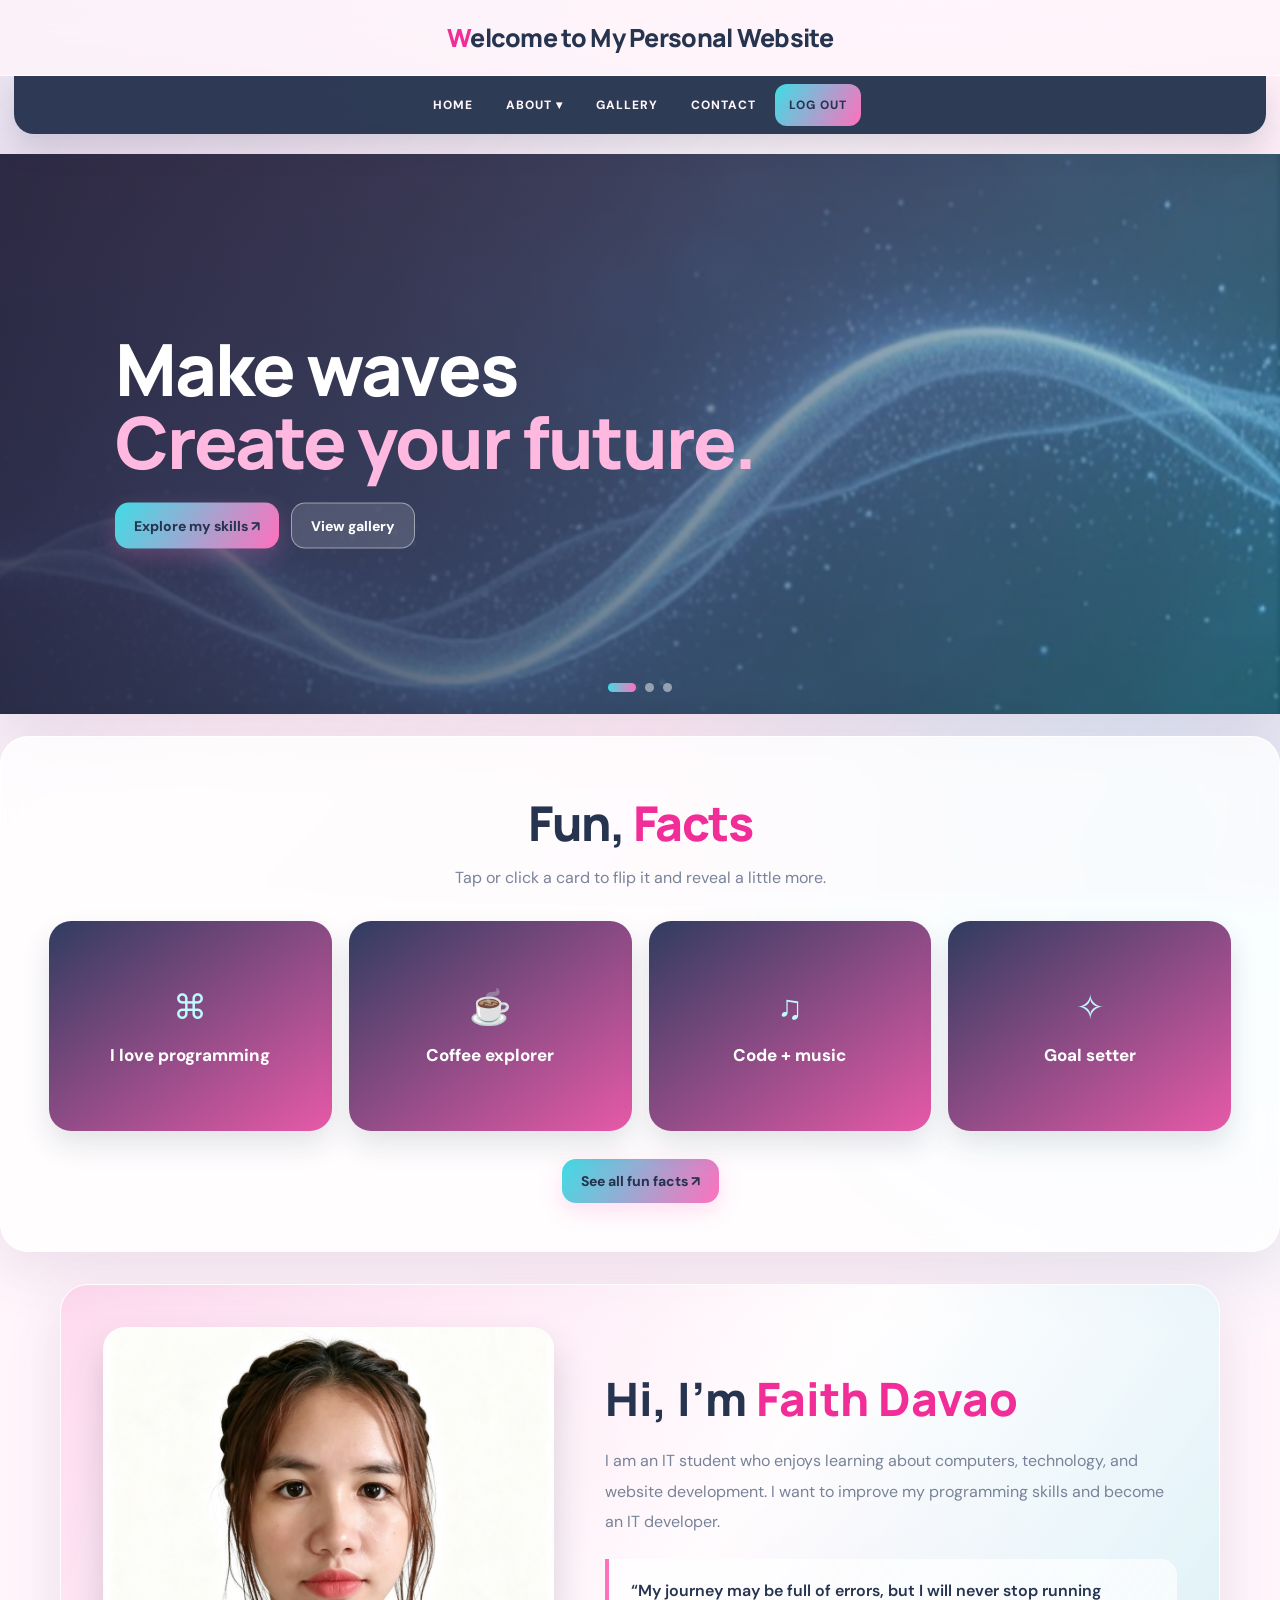
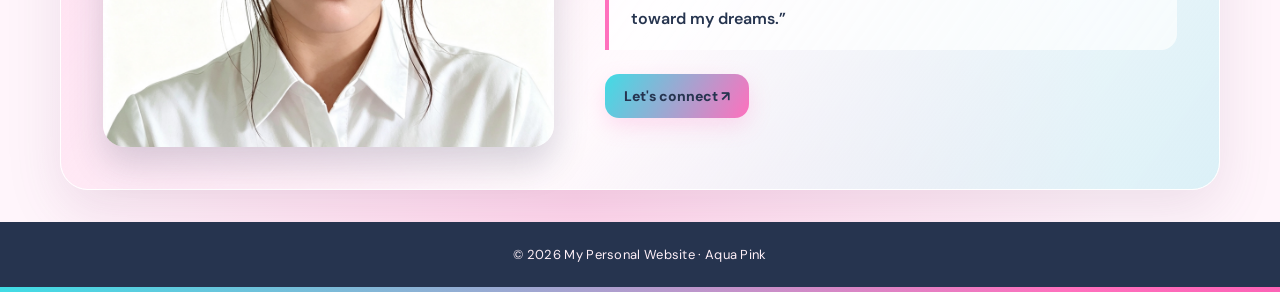
<file: index.html>
<!DOCTYPE html>
<html lang="en">
<head>
  <meta charset="UTF-8">
  <meta name="viewport" content="width=device-width, initial-scale=1.0">
  <title>Home · Aqua Pink</title>
  <link rel="stylesheet" href="style.css">
</head>
<body>

<header><h1>Welcome to My Personal Website</h1></header>

<nav>
  <ul>
    <li><a href="index.html">HOME</a></li>
    <li class="dropdown">
      <a href="#" class="dropbtn">ABOUT ▾</a>
      <div class="dropdown-content">
        <a href="skills.html">Skills I'm Developing</a>
        <a href="goals.html">My Goals as a Student</a>
        <a href="funfacts.html">Fun Facts About Me</a>
      </div>
    </li>
    <li><a href="gallery.html">GALLERY</a></li>
    <li><a href="contact.html">CONTACT</a></li>
    <li><a href="javascript:void(0);" class="logout-button" onclick="confirmLogout()">LOG OUT</a></li>
  </ul>
</nav>

<section id="section2"></section>

<div class="slider" aria-label="Welcome image slider">
  <div class="slides">

    <div class="slide">
      <img src="/wave.png" alt="First slideshow image">
      <div class="text-overlay">
        <p class="eyebrow">
        <h1>Make waves<br><span style="color:#ffb8df">Create your future.</span></h1>
       
        <div class="hero-actions">
          <a class="btn" href="skills.html">Explore my skills ↗</a>
          <a class="btn secondary" href="gallery.html">View gallery</a>
        </div>
      </div>
    </div>

    <div class="slide">
      <img src="/curious.jpeg" alt="Second slideshow image">
      <div class="text-overlay">
        <p class="eyebrow">LEARN · CREATE · IMPROVE</p>
        <h2>Curiosity is<br>the current.</h2>

        <div class="hero-actions">
          <a class="btn" href="goals.html">See my goals ↗</a>
        </div>
      </div>
    </div>

    <div class="slide">
      <img src="/step.jpeg" alt="Third slideshow image">
      <div class="text-overlay">
        <p class="eyebrow">WELCOME TO MY WORLD</p>
        <h2>Small steps<br><span style="color:#a9fbff">Big possibilities.</span></h2>

        <div class="hero-actions">
          <a class="btn" href="funfacts.html">Get to know me ↗</a>
        </div>
      </div>
    </div>

  </div>

  <div class="hero-dots">
    <button class="hero-dot active" aria-label="Slide 1" onclick="showSlide(0);restartSlideTimer()"></button>
    <button class="hero-dot" aria-label="Slide 2" onclick="showSlide(1);restartSlideTimer()"></button>
    <button class="hero-dot" aria-label="Slide 3" onclick="showSlide(2);restartSlideTimer()"></button>
  </div>
</div>

<section id="drop">
  <p class="eyebrow">
  <h2 class="page-title">Fun, <span>Facts</span></h2>
  <p class="page-intro">Tap or click a card to flip it and reveal a little more.</p>

  <div class="funfact-container">
    <div class="funfact-card" tabindex="0" role="button"
      onclick="this.classList.toggle('flipped')"
      onkeydown="if(event.key==='Enter'||event.key===' '){event.preventDefault();this.classList.toggle('flipped')}">
      <div class="funfact-inner">
        <div class="funfact-front"><span class="symbol">⌘</span><p>I love programming</p></div>
        <div class="funfact-back"><p>I enjoy learning how code can turn an idea into something useful.</p></div>
      </div>
    </div>

    <div class="funfact-card" tabindex="0" role="button"
      onclick="this.classList.toggle('flipped')"
      onkeydown="if(event.key==='Enter'||event.key===' '){event.preventDefault();this.classList.toggle('flipped')}">
      <div class="funfact-inner">
        <div class="funfact-front"><span class="symbol">☕</span><p>Coffee explorer</p></div>
        <div class="funfact-back"><p>A short break can help refresh my mind after studying.</p></div>
      </div>
    </div>

    <div class="funfact-card" tabindex="0" role="button"
      onclick="this.classList.toggle('flipped')"
      onkeydown="if(event.key==='Enter'||event.key===' '){event.preventDefault();this.classList.toggle('flipped')}">
      <div class="funfact-inner">
        <div class="funfact-front"><span class="symbol">♫</span><p>Code + music</p></div>
        <div class="funfact-back"><p>A good playlist makes creative work more enjoyable.</p></div>
      </div>
    </div>

    <div class="funfact-card" tabindex="0" role="button"
      onclick="this.classList.toggle('flipped')"
      onkeydown="if(event.key==='Enter'||event.key===' '){event.preventDefault();this.classList.toggle('flipped')}">
      <div class="funfact-inner">
        <div class="funfact-front"><span class="symbol">✧</span><p>Goal setter</p></div>
        <div class="funfact-back"><p>I believe small, consistent progress adds up over time.</p></div>
      </div>
    </div>
  </div>

  <div class="see-more-container">
    <a href="funfacts.html" class="see-more-button">See all fun facts ↗</a>
  </div>
</section>

<div class="container">
  <div class="image-section">
    <img src="/pytt.png" alt="Profile photo">
  </div>

  <div class="quote-section">
    <p class="eyebrow" style="text-align:left">
    <h1>Hi, I'm <span class="accent"> Faith Davao<Davao/span></h1>
    <p>
      I am an IT student who enjoys learning about computers, technology, and website development. I want to improve my programming skills and become an IT developer.
    </p>
    <blockquote>“My journey may be full of errors, but I will never stop running toward my dreams.”</blockquote>
    <div class="hero-actions">
      <a class="see-more-button" href="contact.html">Let's connect ↗</a>
    </div>
  </div>
</div>

<footer><p>© 2026 My Personal Website · Aqua Pink</p></footer>
<div class="footer-divider"></div>

<script>
const slides = document.querySelector('.slides');
const dots = [...document.querySelectorAll('.hero-dot')];
let slideIndex = 0;
let slideTimer;

function showSlide(n) {
  slideIndex = (n + 3) % 3;
  slides.style.transform = `translateX(-${slideIndex * 100}%)`;
  dots.forEach((dot, i) => dot.classList.toggle('active', i === slideIndex));
}

function restartSlideTimer() {
  clearInterval(slideTimer);

  if (!window.matchMedia('(prefers-reduced-motion: reduce)').matches) {
    slideTimer = setInterval(() => showSlide(slideIndex + 1), 5000);
  }
}

restartSlideTimer();
</script>

<script src="script.js"></script>
</body>
</html>
</file>
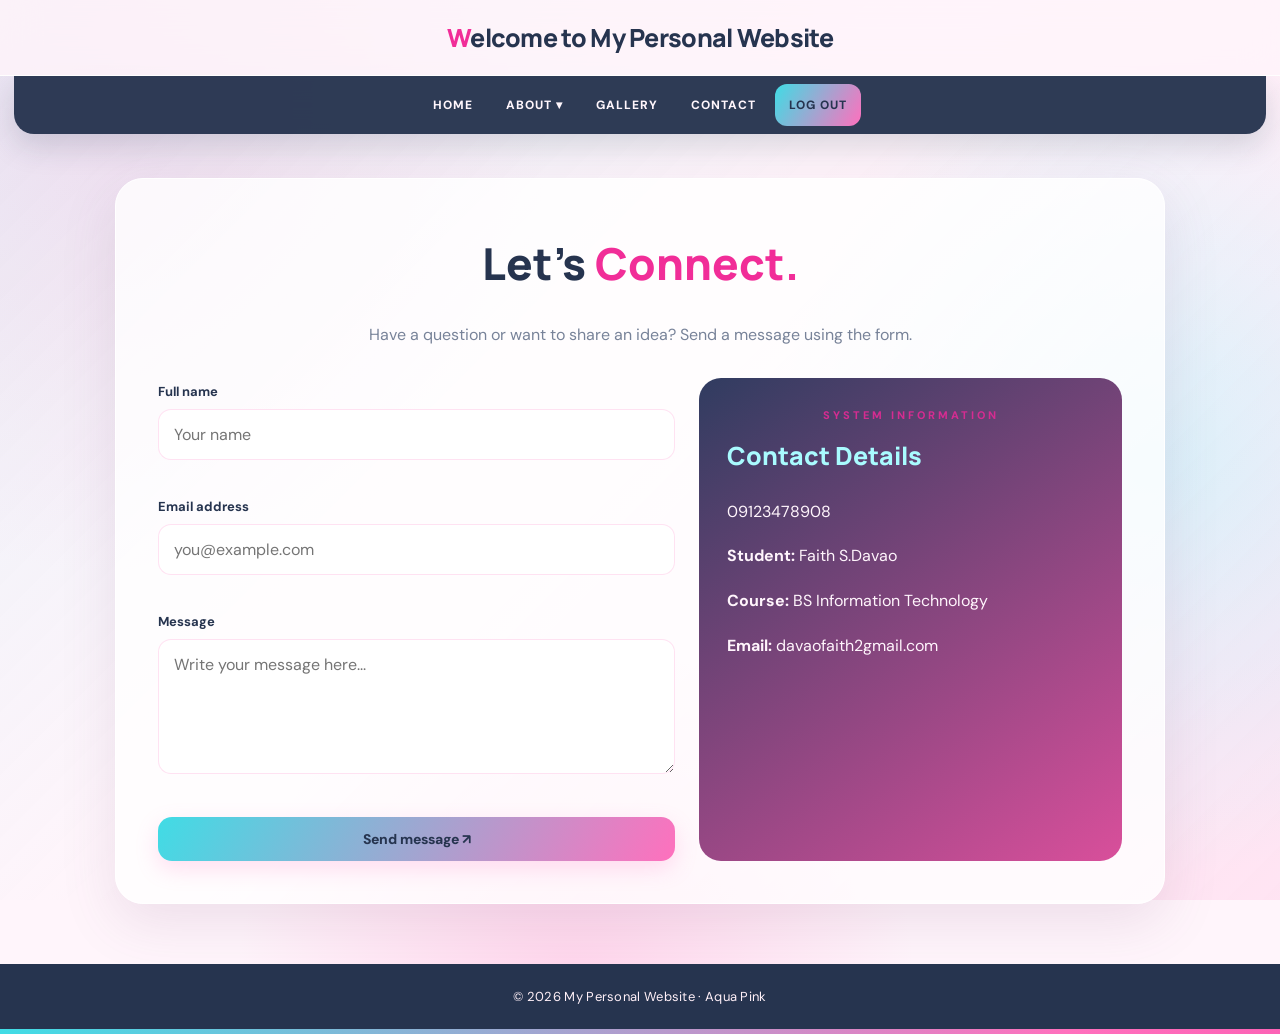
<file: contact.html>
<!DOCTYPE html>
<html lang="en">
<head>
  <meta charset="UTF-8">
  <meta name="viewport" content="width=device-width, initial-scale=1.0">
  <title>Contact Me</title>
  <link rel="stylesheet" href="style.css">
</head>
<body>

<header><h1>Welcome to My Personal Website</h1></header>

<nav>
  <ul>
    <li><a href="index.html">HOME</a></li>
    <li class="dropdown">
      <a href="#" class="dropbtn">ABOUT ▾</a>
      <div class="dropdown-content">
        <a href="skills.html">Skills I'm Developing</a>
        <a href="goals.html">My Goals as a Student</a>
        <a href="funfacts.html">Fun Facts About Me</a>
      </div>
    </li>
    <li><a href="gallery.html">GALLERY</a></li>
    <li><a href="contact.html">CONTACT</a></li>
    <li><a href="javascript:void(0);" class="logout-button" onclick="confirmLogout()">LOG OUT</a></li>
  </ul>
</nav>

<section id="section2"></section>

<main>
  <section id="contact">
    <p class="eyebrow">
    <h2>Let's <span class="accent">Connect.</span></h2>
    <p class="page-intro">
      Have a question or want to share an idea? Send a message using the form.
    </p>

    <div class="contact-content">
      <form class="contact-form" id="contactForm" novalidate>
        <label for="name">Full name</label>
        <input type="text" id="name" name="name" placeholder="Your name" required>
        <span class="error" id="nameError"></span>

        <label for="email">Email address</label>
        <input type="email" id="email" name="email" placeholder="you@example.com" required>
        <span class="error" id="emailError"></span>

        <label for="message">Message</label>
        <textarea id="message" name="message" placeholder="Write your message here..." required></textarea>
        <span class="error" id="messageError"></span>

        <button class="btn" type="submit">Send message ↗</button>

        <p id="successMessage" class="success-message" role="status">
          Your form passed validation! This classroom demo does not send messages to a server.
        </p>
      </form>

<aside class="contact-details">
          <p class="eyebrow">SYSTEM INFORMATION</p>
          <h3>Contact Details</h3>
          <p>09123478908</p>
          <p><strong>Student:</strong> Faith S.Davao</p>
          <p><strong>Course:</strong> BS Information Technology</p>
          <p><strong>Email:</strong> davaofaith2gmail.com</p>
          <p style="font-size:13px;color:#9cb5ce">
           
        </p>
      </aside>
    </div>
  </section>
</main>

<script>
document.getElementById('contactForm').addEventListener('submit', function(event) {
  event.preventDefault();

  const name = document.getElementById('name').value.trim();
  const email = document.getElementById('email').value.trim();
  const message = document.getElementById('message').value.trim();

  let valid = true;

  const setError = (id, text) => {
    document.getElementById(id).textContent = text;
  };

  setError('nameError', '');
  setError('emailError', '');
  setError('messageError', '');
  document.getElementById('successMessage').classList.remove('show');

  if (!name) {
    setError('nameError', 'Please enter your name.');
    valid = false;
  }

  if (!/^[^\s@]+@[^\s@]+\.[^\s@]+$/.test(email)) {
    setError('emailError', 'Please enter a valid email address.');
    valid = false;
  }

  if (message.length < 8) {
    setError('messageError', 'Please write at least 8 characters.');
    valid = false;
  }

  if (valid) {
    document.getElementById('successMessage').classList.add('show');
    this.reset();
  }
});
</script>

<footer><p>© 2026 My Personal Website · Aqua Pink</p></footer>
<div class="footer-divider"></div>
<script src="script.js"></script>
</body>
</html>
</file>
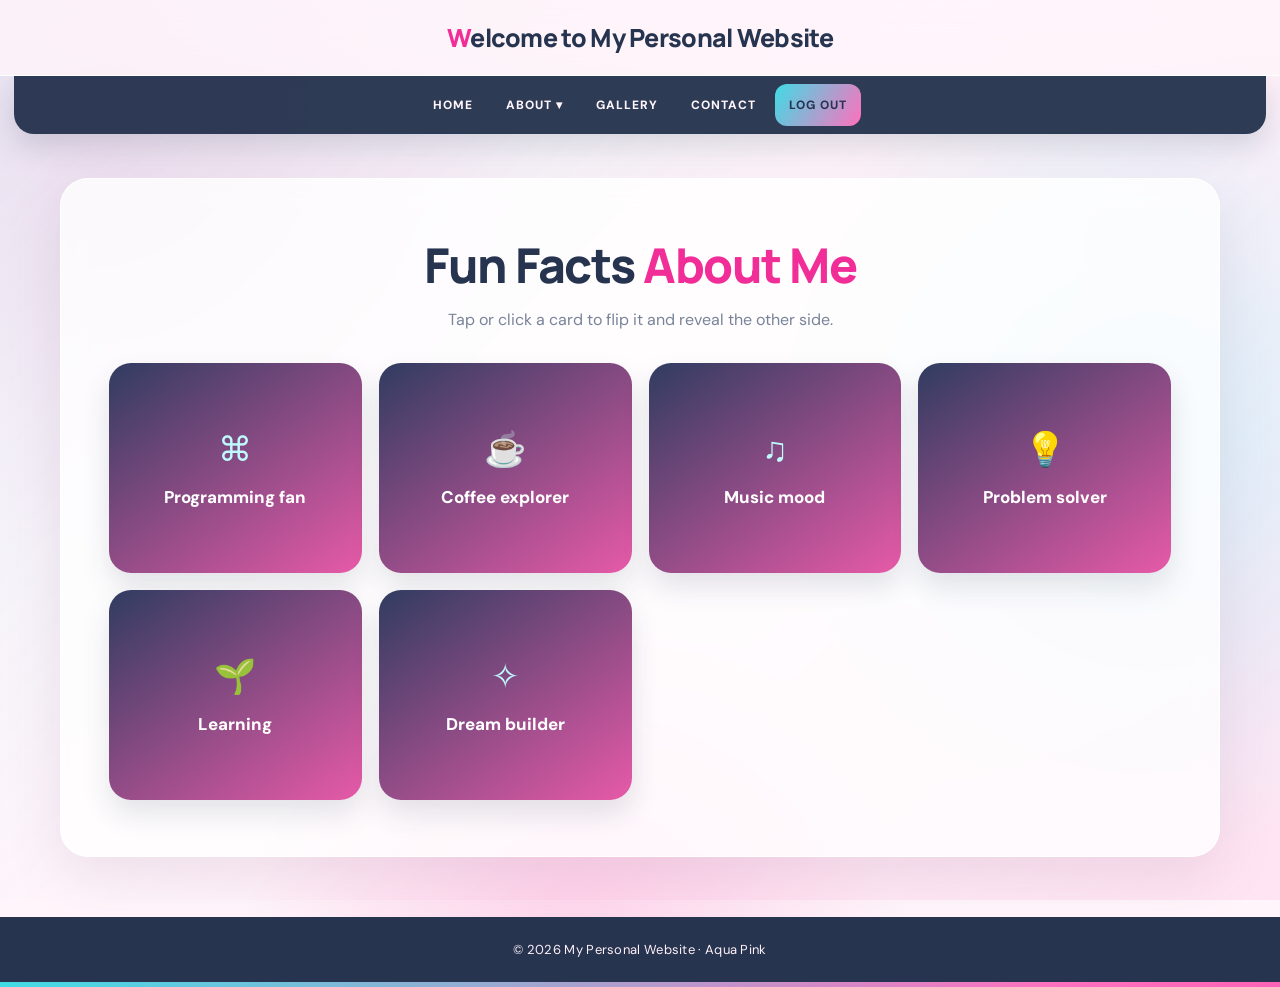
<file: funfacts.html>
<!DOCTYPE html>
<html lang="en">
<head>
  <meta charset="UTF-8">
  <meta name="viewport" content="width=device-width, initial-scale=1.0">
  <title>Fun Facts About Me</title>
  <link rel="stylesheet" href="style.css">
</head>
<body>

<header><h1>Welcome to My Personal Website</h1></header>

<nav>
  <ul>
    <li><a href="index.html">HOME</a></li>
    <li class="dropdown">
      <a href="#" class="dropbtn">ABOUT ▾</a>
      <div class="dropdown-content">
        <a href="skills.html">Skills I'm Developing</a>
        <a href="goals.html">My Goals as a Student</a>
        <a href="funfacts.html">Fun Facts About Me</a>
      </div>
    </li>
    <li><a href="gallery.html">GALLERY</a></li>
    <li><a href="contact.html">CONTACT</a></li>
    <li><a href="javascript:void(0);" class="logout-button" onclick="confirmLogout()">LOG OUT</a></li>
  </ul>
</nav>

<section id="section2"></section>

<main class="page-shell">
  <section id="drop">
    <p class="eyebrow">
    <h2 class="page-title">Fun Facts <span>About Me</span></h2>
    <p class="page-intro"> Tap or click a card to flip it and reveal the other side.</p>

    <div class="funfact-container">
      <div class="funfact-card" tabindex="0" role="button"
        onclick="this.classList.toggle('flipped')"
        onkeydown="if(event.key==='Enter'||event.key===' '){event.preventDefault();this.classList.toggle('flipped')}">
        <div class="funfact-inner">
          <div class="funfact-front"><span class="symbol">⌘</span><p>Programming fan</p></div>
          <div class="funfact-back"><p>I like discovering how code can turn an idea into something interactive.</p></div>
        </div>
      </div>

      <div class="funfact-card" tabindex="0" role="button"
        onclick="this.classList.toggle('flipped')"
        onkeydown="if(event.key==='Enter'||event.key===' '){event.preventDefault();this.classList.toggle('flipped')}">
        <div class="funfact-inner">
          <div class="funfact-front"><span class="symbol">☕</span><p>Coffee explorer</p></div>
          <div class="funfact-back"><p>A change of scenery and a short break can refresh my mind while studying.</p></div>
        </div>
      </div>
      
      

      <div class="funfact-card" tabindex="0" role="button"
        onclick="this.classList.toggle('flipped')"
        onkeydown="if(event.key==='Enter'||event.key===' '){event.preventDefault();this.classList.toggle('flipped')}">
        <div class="funfact-inner">
          <div class="funfact-front"><span class="symbol">♫</span><p>Music mood</p></div>
          <div class="funfact-back"><p>Music is a nice companion for creative work and study sessions.</p></div>
        </div>
      </div>
      
       <div class="funfact-card" tabindex="0" role="button"
        onclick="this.classList.toggle('flipped')"
        onkeydown="if(event.key==='Enter'||event.key===' '){event.preventDefault();this.classList.toggle('flipped')}">
       <div class="funfact-inner">
  <div class="funfact-front">
    <span class="symbol">💡</span>
    <p>Problem solver</p>
  </div>
  <div class="funfact-back">
    <p>I like figuring out why something works and how to improve it.</p>
  </div>
</div>
</div>
      
       <div class="funfact-card" tabindex="0" role="button"
        onclick="this.classList.toggle('flipped')"
        onkeydown="if(event.key==='Enter'||event.key===' '){event.preventDefault();this.classList.toggle('flipped')}">
 <div class="funfact-inner">
  <div class="funfact-front"><span class="symbol">🌱</span><p>Learning</p></div>
  <div class="funfact-back"><p>I Believe every mistake is an opportunity to learn.</p></div>
</div>
</div>

      <div class="funfact-card" tabindex="0" role="button"
        onclick="this.classList.toggle('flipped')"
        onkeydown="if(event.key==='Enter'||event.key===' '){event.preventDefault();this.classList.toggle('flipped')}">
        <div class="funfact-inner">
          <div class="funfact-front"><span class="symbol">✧</span><p>Dream builder</p></div>
          <div class="funfact-back"><p>I like setting goals and celebrating progress, even when it comes in small steps.</p></div>
        </div>
      </div>
    </div>
  </section>
</main>

<footer><p>© 2026 My Personal Website · Aqua Pink</p></footer>
<div class="footer-divider"></div>
<script src="script.js"></script>
</body>
</html>
</file>
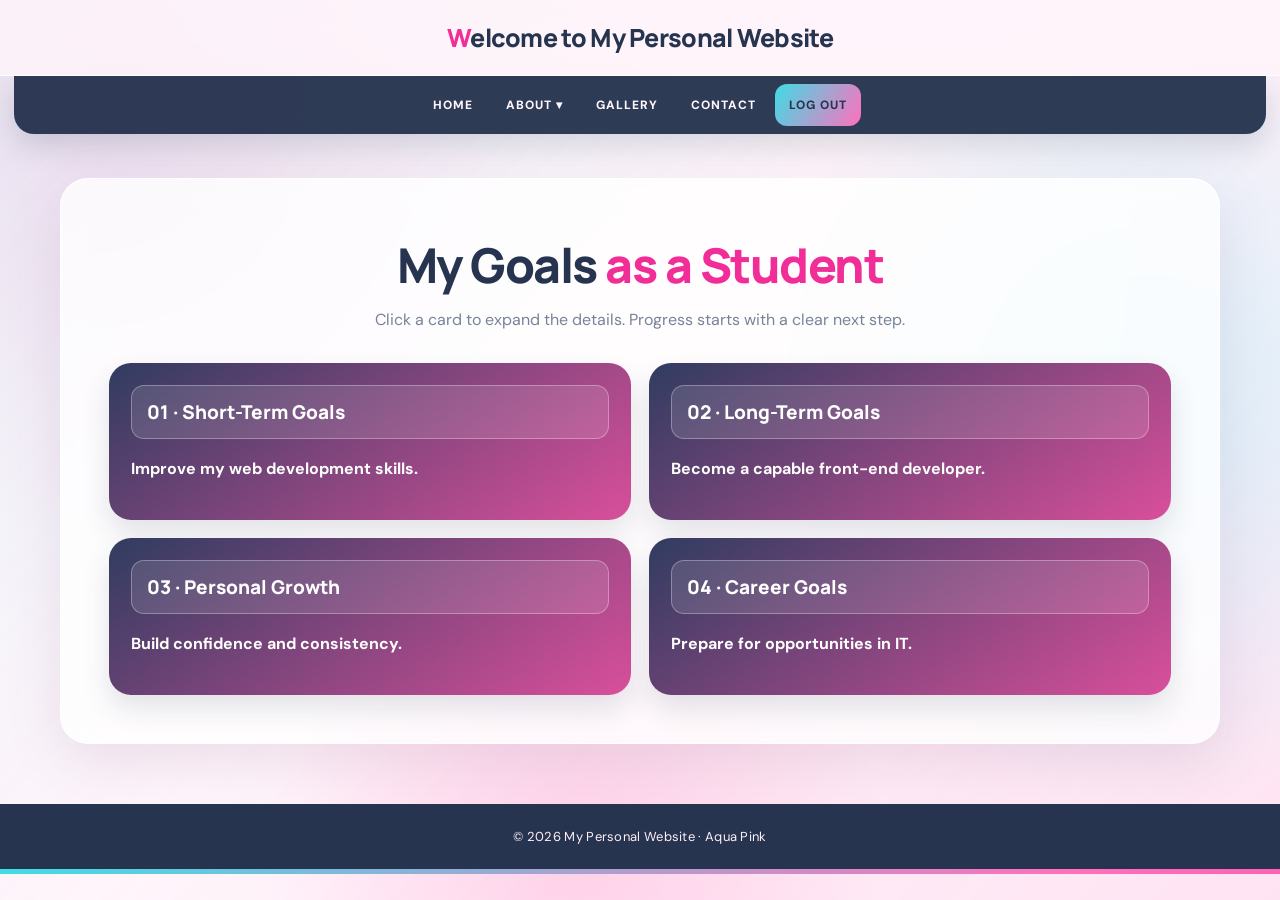
<file: goals.html>
<!DOCTYPE html>
<html lang="en">
<head>
  <meta charset="UTF-8">
  <meta name="viewport" content="width=device-width, initial-scale=1.0">
  <title>My Goals as a Student</title>
  <link rel="stylesheet" href="style.css">
</head>
<body>

<header><h1>Welcome to My Personal Website</h1></header>

<nav>
  <ul>
    <li><a href="index.html">HOME</a></li>
    <li class="dropdown">
      <a href="#" class="dropbtn">ABOUT ▾</a>
      <div class="dropdown-content">
        <a href="skills.html">Skills I'm Developing</a>
        <a href="goals.html">My Goals as a Student</a>
        <a href="funfacts.html">Fun Facts About Me</a>
      </div>
    </li>
    <li><a href="gallery.html">GALLERY</a></li>
    <li><a href="contact.html">CONTACT</a></li>
    <li><a href="javascript:void(0);" class="logout-button" onclick="confirmLogout()">LOG OUT</a></li>
  </ul>
</nav>

<section id="section2"></section>

<main class="page-shell">
  <section id="drop">
    <p class="eyebrow">
    <h2 class="page-title">My Goals <span>as a Student</span></h2>
    <p class="page-intro">Click a card to expand the details. Progress starts with a clear next step.</p>

    <div class="goal-grid">
      <div class="goal-card" onclick="toggleGoalDetails(1)">
        <div class="goal-header">01 · Short-Term Goals</div>
        <p><strong>Improve my web development skills.</strong></p>
        <div class="goal-details" id="goal1-details">
          <p>Practice HTML, CSS, and JavaScript, finish class activities, and ask questions when a topic is unclear.</p>
        </div>
      </div>

      <div class="goal-card" onclick="toggleGoalDetails(2)">
        <div class="goal-header">02 · Long-Term Goals</div>
        <p><strong>Become a capable front-end developer.</strong></p>
        <div class="goal-details" id="goal2-details">
          <p>Build a portfolio, strengthen problem-solving skills, and learn how to create useful digital experiences.</p>
        </div>
      </div>

      <div class="goal-card" onclick="toggleGoalDetails(3)">
        <div class="goal-header">03 · Personal Growth</div>
        <p><strong>Build confidence and consistency.</strong></p>
        <div class="goal-details" id="goal3-details">
          <p>Manage time responsibly, stay open to feedback, and build good learning habits.</p>
        </div>
      </div>

      <div class="goal-card" onclick="toggleGoalDetails(4)">
        <div class="goal-header">04 · Career Goals</div>
        <p><strong>Prepare for opportunities in IT.</strong></p>
        <div class="goal-details" id="goal4-details">
          <p>Keep learning, gain practical experience, communicate clearly, and contribute to projects that solve problems.</p>
        </div>
      </div>
    </div>
  </section>
</main>

<footer><p>© 2026 My Personal Website · Aqua Pink</p></footer>
<div class="footer-divider"></div>
<script src="script.js"></script>
</body>
</html>
</file>
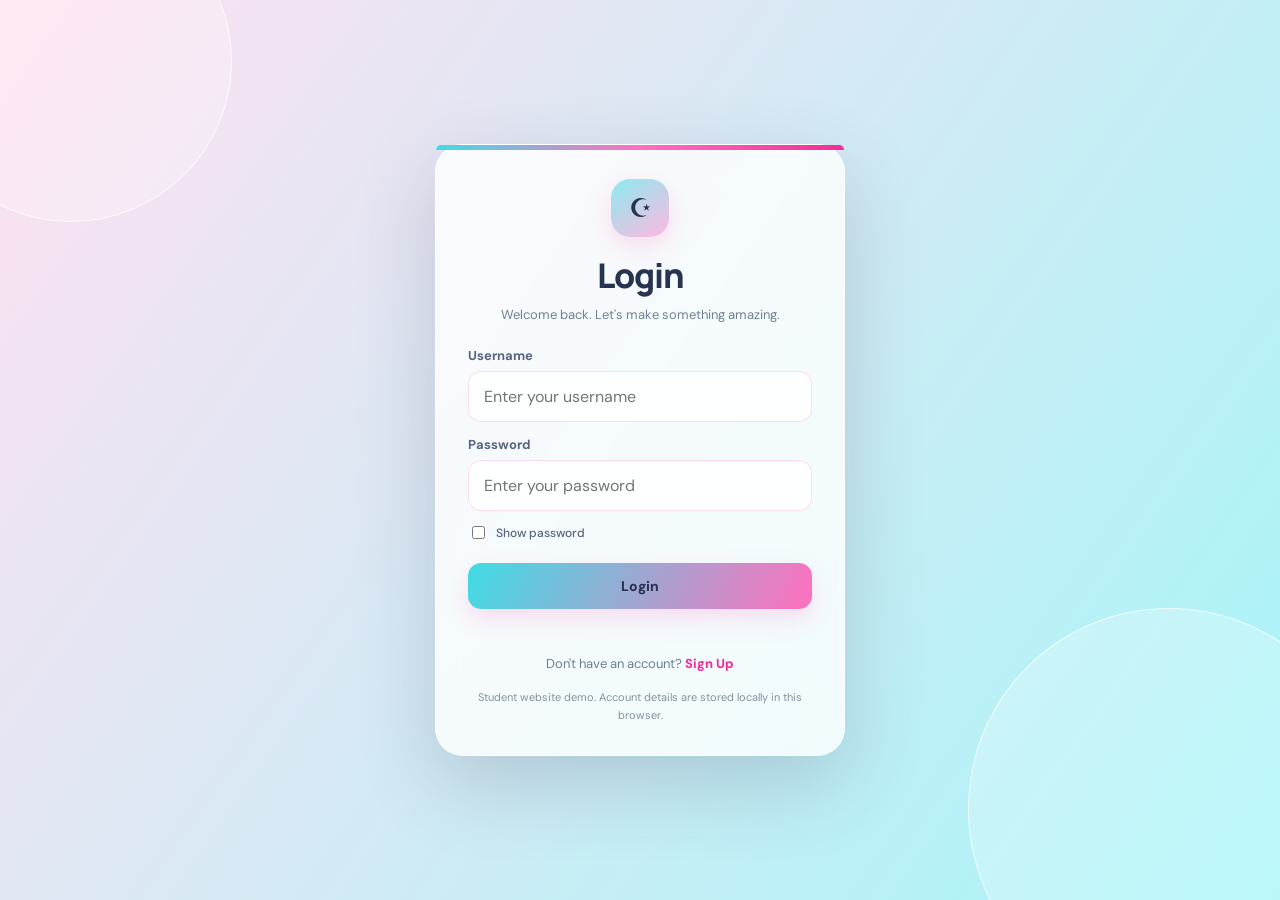
<file: login.html>
<!DOCTYPE html>
<html lang="en">
<head>
  <meta charset="UTF-8">
  <meta name="viewport" content="width=device-width, initial-scale=1.0">
  <title>Login & Sign Up · Aqua Pink</title>
  <link rel="stylesheet" href="login_style.css">
</head>
<body>

<div class="form-container">
  <div class="brand-mark">☪</div>

  <h2 id="formTitle">Login</h2>
  <p class="form-subtitle" id="formSubtitle">
    Welcome back. Let's make something amazing.
  </p>

  <form id="authForm">
    <label for="username">Username</label>
    <input
      type="text"
      id="username"
      autocomplete="username"
      placeholder="Enter your username"
      required
    >

    <label for="password">Password</label>
    <input
      type="password"
      id="password"
      autocomplete="current-password"
      placeholder="Enter your password"
      required
      minlength="4"
    >

    <div class="show-password" id="showPasswordContainer">
      <input
        type="checkbox"
        id="showPassword"
      >
      <label for="showPassword">Show password</label>
    </div>

    <label for="confirmPassword" id="confirmPasswordLabel" style="display:none">
      Confirm password
    </label>

    <input
      type="password"
      id="confirmPassword"
      autocomplete="new-password"
      placeholder="Re-enter your password"
      style="display:none"
    >

    <p id="passwordMatchMessage" style="display:none"></p>

    <button type="submit" id="submitButton">Login</button>
    <p id="errorMessage" role="status" aria-live="polite"></p>

    <p id="toggleText">
      Don't have an account?
      <a href="#" id="toggleLink">Sign Up</a>
    </p>

    <p class="form-note">
      Student website demo. Account details are stored locally in this browser.
    </p>
  </form>
</div>

<script>
document.addEventListener('DOMContentLoaded', function () {
  let isLogin = true;

  const form = document.getElementById('authForm');
  const usernameField = document.getElementById('username');
  const passwordField = document.getElementById('password');
  const confirmField = document.getElementById('confirmPassword');
  const confirmLabel = document.getElementById('confirmPasswordLabel');
  const showContainer = document.getElementById('showPasswordContainer');
  const showCheckbox = document.getElementById('showPassword');
  const error = document.getElementById('errorMessage');
  const matchMessage = document.getElementById('passwordMatchMessage');
  const toggleLink = document.getElementById('toggleLink');

  // Switch between Login and Sign Up
  function toggleForm(event) {
    if (event) event.preventDefault();

    isLogin = !isLogin;

    form.reset();
    error.textContent = '';
    matchMessage.textContent = '';
    matchMessage.style.display = 'none';

    document.getElementById('formTitle').textContent =
      isLogin ? 'Login' : 'Sign Up';

    document.getElementById('formSubtitle').textContent =
      isLogin
        ? "Welcome back. Let's make something amazing."
        : 'Create your account to enter the website.';

    document.getElementById('submitButton').textContent =
      isLogin ? 'Login' : 'Create Account';

    confirmField.style.display = isLogin ? 'none' : 'block';
    confirmLabel.style.display = isLogin ? 'none' : 'block';

    confirmField.required = !isLogin;
    showContainer.style.display = isLogin ? 'flex' : 'none';

    passwordField.type = 'password';
    confirmField.type = 'password';
    showCheckbox.checked = false;

    passwordField.autocomplete =
      isLogin ? 'current-password' : 'new-password';

    toggleLink.textContent = isLogin ? 'Sign Up' : 'Login';

    document.getElementById('toggleText').firstChild.textContent =
      isLogin
        ? "Don't have an account? "
        : 'Already have an account? ';
  }

  toggleLink.addEventListener('click', toggleForm);

  // Show or hide password
  showCheckbox.addEventListener('change', function () {
    passwordField.type = this.checked ? 'text' : 'password';
  });

  // Confirm password live check
  confirmField.addEventListener('input', function () {
    const password = passwordField.value;
    const confirm = confirmField.value;

    if (!confirm) {
      matchMessage.style.display = 'none';
      matchMessage.textContent = '';
      return;
    }

    matchMessage.style.display = 'block';

    if (password === confirm) {
      matchMessage.textContent = 'Passwords match';
      matchMessage.style.color = '#16835d';
    } else {
      matchMessage.textContent = 'Passwords do not match';
      matchMessage.style.color = '#bd3b54';
    }
  });

  passwordField.addEventListener('input', function () {
    if (confirmField.value) {
      confirmField.dispatchEvent(new Event('input'));
    }
  });

  // Login and Sign Up
  form.addEventListener('submit', function (event) {
    event.preventDefault();
    error.textContent = '';

    if (!form.checkValidity()) {
      form.reportValidity();
      return;
    }

    const username = usernameField.value.trim();
    const password = passwordField.value;

    if (!username || !password) {
      error.textContent = 'Please complete all required fields.';
      return;
    }

    let accounts = {};

    try {
      accounts = JSON.parse(
        localStorage.getItem('aquaPinkAccounts') || '{}'
      );

      if (
        !accounts ||
        typeof accounts !== 'object' ||
        Array.isArray(accounts)
      ) {
        accounts = {};
      }
    } catch (e) {
      error.textContent = 'Unable to read saved accounts in this browser.';
      return;
    }

    if (isLogin) {
      // Support accounts created by the original version too
      const oldUsername = localStorage.getItem('username');
      const oldPassword = localStorage.getItem('password');

      if (username === oldUsername && password === oldPassword &&
          oldUsername !== null && oldPassword !== null) {
        localStorage.setItem('isLoggedIn', 'true');
        window.location.href = 'index.html';
        return;
      }

      const account = accounts[username];

      if (account && account.password === password) {
        localStorage.setItem('username', username);
        localStorage.setItem('isLoggedIn', 'true');
        window.location.href = 'index.html';
      } else {
        error.textContent =
          'Invalid username or password. Sign up first if this is your first visit.';
      }

      return;
    }

    // Sign Up validation
    if (password.length < 4) {
      error.textContent =
        'Use a password with at least 4 characters for this classroom demo.';
      return;
    }

    const confirm = confirmField.value;

    if (password !== confirm) {
      error.textContent = 'Passwords do not match.';
      return;
    }

    if (Object.prototype.hasOwnProperty.call(accounts, username)) {
      error.textContent = 'Username already exists. Please choose another.';
      return;
    }

    accounts[username] = {
      password: password
    };

    try {
      localStorage.setItem('aquaPinkAccounts', JSON.stringify(accounts));
      localStorage.setItem('username', username);
      localStorage.setItem('password', password);
    } catch (e) {
      error.textContent = 'Unable to save your account in this browser.';
      return;
    }

    alert('Account created successfully! You can now log in.');

    // Return to Login form
    toggleForm();
  });

  // Floating bubbles on login screen
  if (!window.matchMedia('(prefers-reduced-motion: reduce)').matches) {
    for (let i = 0; i < 17; i++) {
      const drop = document.createElement('span');

      drop.className = 'login-drop';
      drop.style.left = Math.random() * 100 + '%';
      drop.style.setProperty('--size', 10 + Math.random() * 34 + 'px');
      drop.style.setProperty('--duration', 12 + Math.random() * 18 + 's');
      drop.style.setProperty('--delay', -Math.random() * 25 + 's');

      document.body.appendChild(drop);
    }
  }
});
</script>

</body>
</html>
</file>
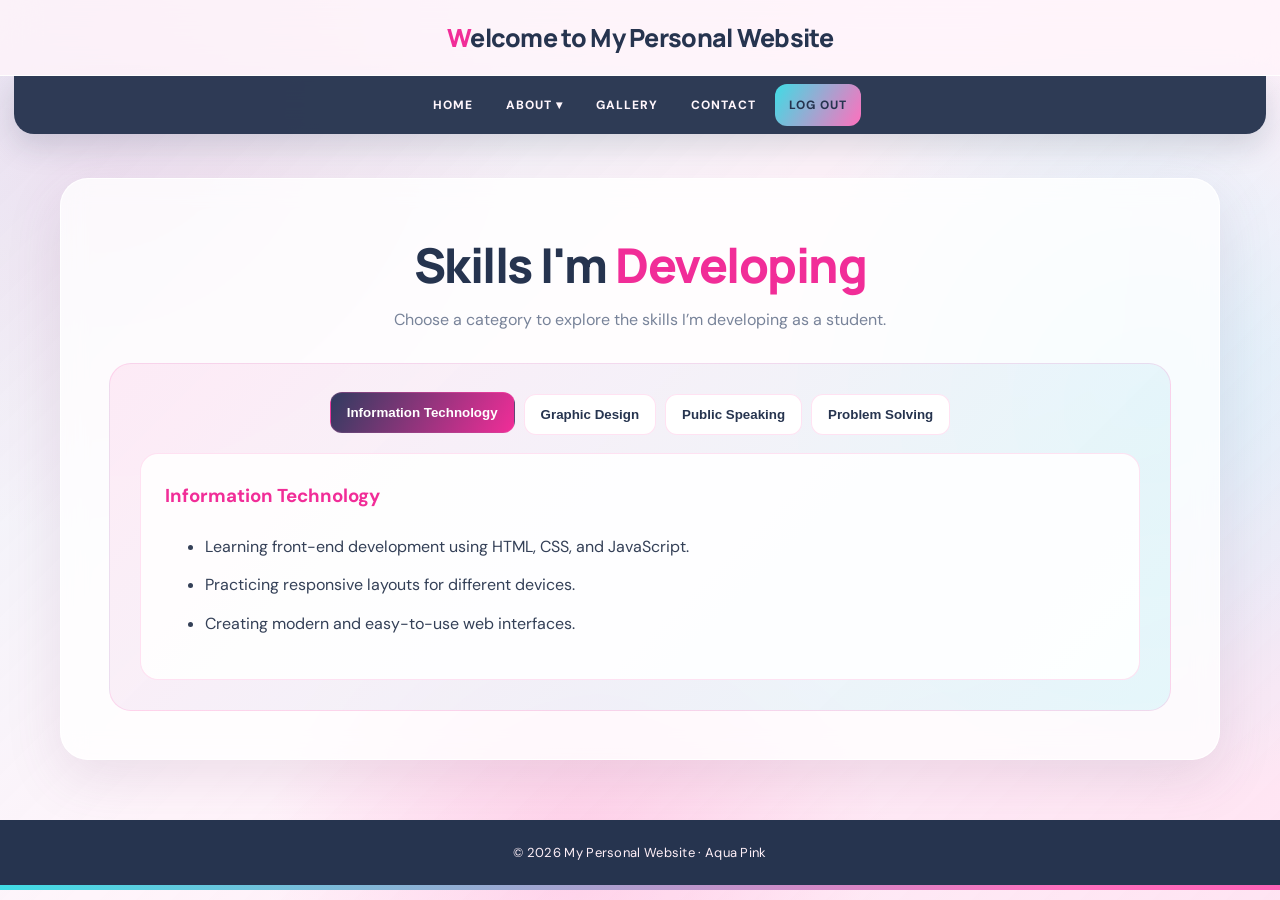
<file: skills.html>
<!DOCTYPE html>
<html lang="en">
<head>
  <meta charset="UTF-8">
  <meta name="viewport" content="width=device-width, initial-scale=1.0">
  <title>Skills I'm Developing</title>
  <link rel="stylesheet" href="style.css">
</head>
<body>

<header><h1>Welcome to My Personal Website</h1></header>

<nav>
  <ul>
    <li><a href="index.html">HOME</a></li>
    <li class="dropdown">
      <a href="#" class="dropbtn">ABOUT ▾</a>
      <div class="dropdown-content">
        <a href="skills.html">Skills I'm Developing</a>
        <a href="goals.html">My Goals as a Student</a>
        <a href="funfacts.html">Fun Facts About Me</a>
      </div>
    </li>
    <li><a href="gallery.html">GALLERY</a></li>
    <li><a href="contact.html">CONTACT</a></li>
    <li><a href="javascript:void(0);" class="logout-button" onclick="confirmLogout()">LOG OUT</a></li>
  </ul>
</nav>

<section id="section2"></section>

<main class="page-shell">
  <section id="drop">
    <p class="eyebrow">
    <h2 class="page-title">Skills I'm <span>Developing</span></h2>
    <p class="page-intro">Choose a category to explore the skills I’m developing as a student.</p>

    <section id="skills">
      <div class="tab">
        <button class="tablinks active" onclick="openTab(event,'IT')">Information Technology</button>
        <button class="tablinks" onclick="openTab(event,'GraphicDesign')">Graphic Design</button>
        <button class="tablinks" onclick="openTab(event,'PublicSpeaking')">Public Speaking</button>
        <button class="tablinks" onclick="openTab(event,'ProblemSolving')">Problem Solving</button>
      </div>

      <div id="IT" class="tabcontent" style="display:block">
        <h3>Information Technology</h3>
        <ul>
          <li>Learning front-end development using HTML, CSS, and JavaScript.</li>
          <li>Practicing responsive layouts for different devices.</li>
          <li>Creating modern and easy-to-use web interfaces.</li>
        </ul>
      </div>

      <div id="GraphicDesign" class="tabcontent">
        <h3>Graphic Design</h3>
        <ul>
          <li>Exploring visual design and digital illustration tools.</li>
          <li>Practicing layout, color, and typography.</li>
          <li>Combining design with web development.</li>
        </ul>
      </div>

      <div id="PublicSpeaking" class="tabcontent">
        <h3>Public Speaking</h3>
        <ul>
          <li>Building communication skills through class presentations.</li>
          <li>Practicing clear explanations and storytelling.</li>
          <li>Learning to share ideas with confidence.</li>
        </ul>
      </div>

      <div id="ProblemSolving" class="tabcontent">
        <h3>Problem Solving and Critical Thinking</h3>
        <ul>
          <li>Practicing coding challenges and project-based learning.</li>
          <li>Breaking large tasks into smaller steps.</li>
          <li>Testing solutions and improving my workflow.</li>
        </ul>
      </div>
    </section>
  </section>
</main>

<footer><p>© 2026 My Personal Website · Aqua Pink</p></footer>
<div class="footer-divider"></div>
<script src="script.js"></script>
</body>
</html>
</file>
<file: style.css>
@import url('https://fonts.googleapis.com/css2?family=DM+Sans:wght@400;500;600;700;800&family=Manrope:wght@400;500;600;700;800&display=swap');

:root {
  --aqua: #40dce5;
  --aqua-light: #c7fbff;
  --pink: #ff70bd;
  --pink-light: #ffe0f1;
  --hot-pink: #f12d98;
  --deep: #26344f;
  --ink: #344057;
  --muted: #788399;
  --paper: #fff5fb;
  --glass: rgba(255,255,255,.78);
  --line: rgba(255,112,189,.2);
  --shadow: 0 18px 55px rgba(113,73,119,.13);
}

* {
  box-sizing: border-box;
}

html {
  scroll-behavior: smooth;
}

body {
  margin: 0;
  min-height: 100vh;
  overflow-x: hidden;
  font-family: 'DM Sans', sans-serif;
  color: var(--ink);
  background:
    radial-gradient(circle at 8% 12%, #ffe0f1 0, transparent 30%),
    radial-gradient(circle at 90% 45%, #d8fbff 0, transparent 32%),
    radial-gradient(circle at 45% 95%, #ffd6ec 0, transparent 28%),
    var(--paper);
}

body::before {
  content: "";
  position: fixed;
  inset: 0;
  z-index: -1;
  pointer-events: none;
  background: linear-gradient(
    135deg,
    rgba(64,220,229,.12),
    transparent 45%,
    rgba(255,112,189,.13)
  );
}

.drop-layer {
  position: fixed;
  inset: 0;
  overflow: hidden;
  pointer-events: none;
  z-index: 0;
}

.water-drop {
  position: absolute;
  bottom: -90px;
  width: var(--size);
  height: var(--size);
  border-radius: 50% 50% 55% 45%;
  background: linear-gradient(
    135deg,
    rgba(255,255,255,.92),
    rgba(64,220,229,.28) 48%,
    rgba(255,112,189,.23)
  );
  border: 1px solid rgba(255,255,255,.95);
  box-shadow:
    inset -5px -7px 15px rgba(255,112,189,.1),
    0 8px 25px rgba(64,220,229,.16);
  animation: floatUp var(--duration) linear infinite;
  animation-delay: var(--delay);
  opacity: var(--opacity);
}

@keyframes floatUp {
  0% {
    transform: translate3d(0,0,0) rotate(0);
    opacity: 0;
  }
  12% {
    opacity: var(--opacity);
  }
  50% {
    transform: translate3d(28px,-55vh,0) rotate(18deg);
  }
  90% {
    opacity: var(--opacity);
  }
  100% {
    transform: translate3d(-20px,-115vh,0) rotate(40deg);
    opacity: 0;
  }
}

@keyframes riseIn {
  from {
    opacity: 0;
    transform: translateY(22px);
  }
  to {
    opacity: 1;
    transform: translateY(0);
  }
}

@keyframes popIn {
  from {
    opacity: 0;
    transform: translateY(9px) scale(.97);
  }
  to {
    opacity: 1;
    transform: translateY(0) scale(1);
  }
}

@keyframes shimmer {
  0%,100% { background-position: 0% 50%; }
  50% { background-position: 100% 50%; }
}

@keyframes pulseGlow {
  0%,100% { box-shadow: 0 0 18px rgba(255,112,189,.15); }
  50% { box-shadow: 0 0 32px rgba(64,220,229,.35); }
}

/* HEADER */

header {
  position: fixed;
  top: 0;
  left: 0;
  width: 100%;
  height: 76px;
  display: flex;
  align-items: center;
  justify-content: center;
  padding: 12px 22px;
  background: rgba(255,245,251,.82);
  backdrop-filter: blur(18px);
  border-bottom: 1px solid rgba(255,255,255,.95);
  z-index: 1000;
}

header h1 {
  margin: 0;
  color: var(--deep);
  text-align: center;
  font: 800 clamp(17px,2.5vw,25px)/1.2 'Manrope', sans-serif;
  letter-spacing: -.7px;
}

header h1::first-letter {
  color: var(--hot-pink);
}

/* NAVIGATION */

nav {
  position: fixed;
  top: 76px;
  left: 0;
  width: 100%;
  z-index: 999;
  padding: 0 14px;
}

nav ul {
  list-style: none;
  margin: 0;
  padding: 0 14px;
  min-height: 58px;
  display: flex;
  justify-content: center;
  align-items: center;
  gap: 5px;
  background: rgba(38,52,79,.96);
  backdrop-filter: blur(18px);
  border-radius: 0 0 20px 20px;
  box-shadow: 0 12px 30px rgba(38,52,79,.17);
}

nav li {
  position: relative;
}

nav a {
  display: block;
  padding: 13px 14px;
  border-radius: 12px;
  color: #fff6fc;
  text-decoration: none;
  font-size: 12px;
  font-weight: 800;
  letter-spacing: 1px;
  transition: background .25s, color .25s, transform .25s;
}

nav a:hover,
nav a:focus-visible {
  background: linear-gradient(120deg,rgba(64,220,229,.23),rgba(255,112,189,.25));
  color: #ffb6df;
  transform: translateY(-2px);
  outline: none;
}

.dropdown-content {
  display: none;
  position: absolute;
  top: 100%;
  left: 0;
  min-width: 220px;
  padding: 8px;
  background: rgba(255,255,255,.98);
  border: 1px solid var(--line);
  border-radius: 15px;
  box-shadow: var(--shadow);
  animation: popIn .2s ease;
  z-index: 1002;
}

.dropdown:hover .dropdown-content,
.dropdown:focus-within .dropdown-content {
  display: block;
}

.dropdown-content a {
  color: var(--deep);
  letter-spacing: 0;
  font-size: 13px;
  padding: 12px;
}

.dropdown-content a:hover {
  color: var(--hot-pink);
  background: #fff0f8;
}

.logout-button {
  background: linear-gradient(120deg,var(--aqua),var(--pink));
  color: var(--deep);
  border-radius: 12px;
  font-weight: 800;
}

/* SPACING UNDER FIXED NAV */

#section2 {
  height: 154px;
  margin: 0;
  padding: 0;
  background: transparent;
  box-shadow: none;
  border-radius: 0;
}

/* SHARED PAGE SECTIONS */

.page-shell {
  position: relative;
  z-index: 1;
  width: min(1160px,calc(100% - 36px));
  margin: 24px auto 60px;
}

.panel,
section#drop,
.funfacts-section {
  position: relative;
  z-index: 1;
  padding: clamp(22px,4vw,48px);
  margin: 22px auto;
  background: var(--glass);
  border: 1px solid rgba(255,255,255,.95);
  border-radius: 28px;
  box-shadow: var(--shadow);
  backdrop-filter: blur(12px);
  animation: riseIn .7s both;
}

.page-title {
  margin: 0 0 14px;
  color: var(--deep);
  text-align: center;
  font: 800 clamp(30px,5vw,48px)/1.1 'Manrope',sans-serif;
  letter-spacing: -1.5px;
}

.page-title span,
.accent {
  color: var(--hot-pink);
}

.page-intro {
  max-width: 760px;
  margin: 0 auto 28px;
  color: var(--muted);
  text-align: center;
  line-height: 1.8;
}

.eyebrow {
  margin: 0 0 12px;
  color: #d52c91;
  text-align: center;
  text-transform: uppercase;
  letter-spacing: 3px;
  font-weight: 800;
  font-size: 11px;
}

/* HERO SLIDER */

.slider {
  position: relative;
  z-index: 1;
  width: 100%;
  height: min(68vh,560px);
  min-height: 350px;
  overflow: hidden;
  background: var(--deep);
  box-shadow: var(--shadow);
}

.slides {
  display: flex;
  height: 100%;
  transition: transform .85s cubic-bezier(.2,.75,.25,1);
}

.slide {
  position: relative;
  flex: 0 0 100%;
  height: 100%;
  overflow: hidden;
  background: linear-gradient(135deg,#ff9bd1,#49dce5,#343d64);
  background-size: 200% 200%;
  animation: shimmer 12s ease infinite;
}

.slide img {
  width: 100%;
  height: 100%;
  object-fit: cover;
  opacity: .58;
  filter: saturate(.9);
}

.slide::after {
  content: "";
  position: absolute;
  inset: 0;
  background: linear-gradient(
    90deg,
    rgba(31,35,61,.82),
    rgba(31,35,61,.13)
  );
}

.text-overlay {
  position: absolute;
  z-index: 2;
  top: 50%;
  left: clamp(24px,9vw,130px);
  right: 20px;
  transform: translateY(-50%);
  max-width: 760px;
  color: white;
  text-align: left;
}

.text-overlay .eyebrow {
  color: #ffb8df;
  text-align: left;
}

.text-overlay h1,
.text-overlay h2 {
  margin: 10px 0 18px;
  font: 800 clamp(36px,6vw,72px)/1.02 'Manrope',sans-serif;
  letter-spacing: -2px;
}

.text-overlay p {
  max-width: 580px;
  color: #fff0f8;
  font-size: clamp(14px,1.7vw,18px);
  line-height: 1.7;
}

.hero-actions {
  display: flex;
  flex-wrap: wrap;
  gap: 12px;
  margin-top: 24px;
}

.hero-dots {
  position: absolute;
  z-index: 5;
  bottom: 22px;
  left: 50%;
  transform: translateX(-50%);
  display: flex;
  gap: 9px;
}

.hero-dot {
  width: 9px;
  height: 9px;
  padding: 0;
  border: 0;
  border-radius: 50%;
  background: rgba(255,255,255,.48);
  cursor: pointer;
  transition: .3s;
}

.hero-dot.active {
  width: 28px;
  border-radius: 20px;
  background: linear-gradient(90deg,var(--aqua),var(--pink));
}

.btn,
.see-more-button {
  display: inline-flex;
  align-items: center;
  justify-content: center;
  gap: 8px;
  padding: 13px 19px;
  border: 0;
  border-radius: 14px;
  color: var(--deep);
  background: linear-gradient(120deg,var(--aqua),var(--pink));
  box-shadow: 0 8px 22px rgba(255,112,189,.22);
  text-decoration: none;
  font: 800 14px 'DM Sans',sans-serif;
  cursor: pointer;
  transition: transform .25s, box-shadow .25s, filter .25s;
}

.btn:hover,
.see-more-button:hover {
  transform: translateY(-3px);
  filter: saturate(1.15);
  box-shadow: 0 13px 30px rgba(255,112,189,.32);
}

.btn.secondary {
  color: white;
  background: rgba(255,255,255,.14);
  border: 1px solid rgba(255,255,255,.45);
  box-shadow: none;
}

.see-more-container {
  margin-top: 28px;
  text-align: center;
}

/* FLIP CARDS */

.funfact-container {
  display: grid;
  grid-template-columns: repeat(4,minmax(0,1fr));
  gap: 17px;
  margin: 28px 0 8px;
}

.funfact-card {
  min-height: 210px;
  perspective: 1000px;
  cursor: pointer;
  outline: none;
}

.funfact-inner {
  position: relative;
  min-height: 210px;
  height: 100%;
  transform-style: preserve-3d;
  transition: transform .75s cubic-bezier(.2,.8,.2,1);
}

.funfact-card:hover .funfact-inner,
.funfact-card:focus .funfact-inner,
.funfact-card.flipped .funfact-inner {
  transform: rotateY(180deg);
}

.funfact-front,
.funfact-back {
  position: absolute;
  inset: 0;
  display: flex;
  flex-direction: column;
  align-items: center;
  justify-content: center;
  padding: 22px;
  border-radius: 22px;
  text-align: center;
  backface-visibility: hidden;
  box-shadow: 0 14px 28px rgba(38,52,79,.13);
}

.funfact-front {
  color: white;
  background: linear-gradient(145deg,#303c60,#e75aa8);
}

.funfact-front .symbol {
  margin-bottom: 14px;
  font-size: 34px;
  color: #bffaff;
}

.funfact-front p {
  margin: 0;
  font-size: 17px;
  font-weight: 800;
}

.funfact-back {
  color: var(--deep);
  background: linear-gradient(145deg,#a4f8fc,#ffb5dd);
  transform: rotateY(180deg);
  line-height: 1.65;
}

/* PROFILE SECTION */

.container {
  position: relative;
  z-index: 1;
  display: flex;
  align-items: center;
  gap: clamp(22px,4vw,52px);
  width: min(1160px,calc(100% - 36px));
  margin: 32px auto;
  padding: clamp(22px,4vw,42px);
  background: linear-gradient(
    125deg,
    rgba(255,112,189,.2),
    rgba(255,255,255,.85) 55%,
    rgba(64,220,229,.19)
  );
  border: 1px solid white;
  border-radius: 28px;
  box-shadow: var(--shadow);
}

.image-section {
  flex: 0 1 42%;
}

.image-section img {
  display: block;
  width: 100%;
  max-height: 420px;
  object-fit: cover;
  border-radius: 22px;
  box-shadow: 0 18px 35px rgba(38,52,79,.18);
}

.quote-section {
  flex: 1;
}

.quote-section h1 {
  margin: 0 0 14px;
  color: var(--deep);
  font: 800 clamp(30px,4vw,46px) 'Manrope',sans-serif;
}

.quote-section p {
  color: var(--muted);
  line-height: 1.9;
}

blockquote {
  margin: 22px 0 0;
  padding: 18px 22px;
  border-left: 4px solid var(--pink);
  border-radius: 0 16px 16px 0;
  background: rgba(255,255,255,.68);
  color: var(--deep);
  font-weight: 600;
  line-height: 1.7;
}

/* SKILLS TABS */

#skills {
  margin-top: 24px;
  padding: clamp(16px,3vw,30px);
  border: 1px solid var(--line);
  border-radius: 22px;
  background: linear-gradient(
    135deg,
    rgba(255,112,189,.12),
    rgba(64,220,229,.13)
  );
}

.tab {
  display: flex;
  flex-wrap: wrap;
  justify-content: center;
  gap: 9px;
  margin-bottom: 18px;
}

.tab button {
  width: auto;
  margin: 0;
  padding: 12px 16px;
  border: 1px solid var(--line);
  border-radius: 12px;
  background: white;
  color: var(--deep);
  font-weight: 800;
  cursor: pointer;
  transition: .25s;
}

.tab button:hover,
.tab button.active {
  color: white;
  background: linear-gradient(120deg,#303c60,var(--hot-pink));
  transform: translateY(-2px);
}

.tabcontent {
  display: none;
  padding: 24px;
  border: 1px solid var(--line);
  border-radius: 18px;
  background: rgba(255,255,255,.88);
  line-height: 1.9;
  animation: riseIn .35s both;
}

.tabcontent h3 {
  margin-top: 0;
  color: var(--hot-pink);
}

.tabcontent li {
  margin: 8px 0;
}

/* GOALS */

.goal-grid {
  display: grid;
  grid-template-columns: repeat(2,minmax(0,1fr));
  gap: 18px;
  margin-top: 28px;
}

.goal-card {
  overflow: hidden;
  padding: 22px;
  border-radius: 22px;
  color: white;
  background: linear-gradient(145deg,#303c60,#d94f9b);
  box-shadow: 0 14px 28px rgba(38,52,79,.13);
  cursor: pointer;
  transition: transform .25s, box-shadow .25s;
}

.goal-card:hover {
  transform: translateY(-5px);
  box-shadow: 0 20px 35px rgba(217,79,155,.22);
}

.goal-header {
  padding: 13px 15px;
  border: 1px solid rgba(255,255,255,.3);
  border-radius: 13px;
  background: rgba(255,255,255,.12);
  font: 800 19px 'Manrope',sans-serif;
}

.goal-card > p {
  line-height: 1.7;
}

.goal-details {
  display: none;
  padding-top: 12px;
  border-top: 1px solid rgba(255,255,255,.24);
  color: #fff0f8;
  line-height: 1.8;
}

.goal-details.active {
  display: block;
  animation: riseIn .35s both;
}

/* GALLERY */

.gallery {
  display: grid;
  grid-template-columns: repeat(3,minmax(0,1fr));
  gap: 18px;
  margin-top: 28px;
}

.gallery-item {
  min-width: 0;
  padding: 10px;
  border: 1px solid white;
  border-radius: 20px;
  background: rgba(255,255,255,.78);
  box-shadow: 0 10px 25px rgba(38,52,79,.08);
  transition: transform .3s, box-shadow .3s;
}

.gallery-item:hover {
  transform: translateY(-6px) scale(1.01);
  box-shadow: var(--shadow);
}

.gallery img {
  display: block;
  width: 100%;
  height: 210px;
  object-fit: cover;
  border-radius: 14px;
  cursor: pointer;
  transition: filter .3s, transform .3s;
}

.gallery img:hover {
  filter: saturate(1.18) contrast(1.04);
}

.image-description {
  margin: 12px 5px 5px;
  color: var(--muted);
  text-align: center;
  font-size: 13px;
}

.lightbox {
  display: none;
  position: fixed;
  inset: 0;
  z-index: 2000;
  align-items: center;
  justify-content: center;
  padding: 55px 70px;
  background: rgba(25,22,45,.94);
  backdrop-filter: blur(15px);
}

.lightbox.show {
  display: flex;
  animation: popIn .25s;
}

.lightbox-content {
  max-width: min(100%,1050px);
  max-height: 80vh;
  object-fit: contain;
  border-radius: 15px;
  box-shadow: 0 25px 70px rgba(0,0,0,.4);
}

.close,
.prev,
.next {
  position: absolute;
  display: grid;
  place-items: center;
  border: 0;
  border-radius: 50%;
  color: white;
  background: rgba(255,255,255,.13);
  cursor: pointer;
  transition: .2s;
}

.close {
  top: 20px;
  right: 24px;
  width: 46px;
  height: 46px;
  font-size: 30px;
}

.prev,
.next {
  top: 50%;
  width: 48px;
  height: 48px;
  transform: translateY(-50%);
  font-size: 25px;
}

.prev { left: 15px; }
.next { right: 15px; }

.close:hover,
.prev:hover,
.next:hover {
  color: var(--deep);
  background: linear-gradient(120deg,var(--aqua),var(--pink));
}

/* CONTACT FORM */

#contact {
  width: min(1050px,calc(100% - 36px));
  margin: 24px auto 60px;
  padding: clamp(22px,4vw,42px);
  border: 1px solid white;
  border-radius: 28px;
  background: var(--glass);
  box-shadow: var(--shadow);
}

#contact h2 {
  margin: 0 0 28px;
  color: var(--deep);
  text-align: center;
  font: 800 clamp(30px,4vw,44px) 'Manrope',sans-serif;
}

.contact-content {
  display: grid;
  grid-template-columns: 1.1fr .9fr;
  gap: 24px;
}

.contact-form {
  display: flex;
  flex-direction: column;
  gap: 9px;
}

.contact-form label {
  margin-top: 5px;
  color: var(--deep);
  font-size: 13px;
  font-weight: 700;
}

.contact-form input,
.contact-form textarea {
  width: 100%;
  padding: 14px 15px;
  border: 1px solid var(--line);
  border-radius: 13px;
  outline: none;
  background: rgba(255,255,255,.92);
  color: var(--ink);
  font: inherit;
  transition: border .2s, box-shadow .2s;
}

.contact-form input:focus,
.contact-form textarea:focus {
  border-color: var(--pink);
  box-shadow: 0 0 0 4px rgba(255,112,189,.15);
}

.contact-form textarea {
  min-height: 135px;
  resize: vertical;
}

.contact-form button {
  width: 100%;
  margin: 10px 0 0;
}

.contact-details {
  padding: 28px;
  border-radius: 22px;
  color: #fff5fc;
  background: linear-gradient(145deg,#303c60,#d94f9b);
  line-height: 1.8;
}

.contact-details h3 {
  margin-top: 0;
  color: #a9fbff;
  font: 800 25px 'Manrope',sans-serif;
}

.contact-details p {
  overflow-wrap: anywhere;
}

.error {
  display: block;
  min-height: 15px;
  color: #c3295d;
  font-size: 12px;
}

.success-message {
  display: none;
  padding: 12px;
  border-radius: 12px;
  background: #dcf9ed;
  color: #176548;
  font-size: 13px;
  font-weight: 700;
}

.success-message.show {
  display: block;
}

/* FOOTER */

footer {
  position: relative;
  z-index: 1;
  padding: 24px 16px;
  background: var(--deep);
  color: #fff0f8;
  text-align: center;
  font-size: 13px;
  letter-spacing: .3px;
}

footer p {
  margin: 0;
}

.footer-divider {
  height: 5px;
  background: linear-gradient(90deg,var(--aqua),var(--pink),var(--hot-pink),var(--aqua));
  background-size: 250% 100%;
  animation: shimmer 6s linear infinite;
}

/* SCROLL REVEAL */

.reveal {
  opacity: 0;
  transform: translateY(18px);
  transition: opacity .65s, transform .65s;
}

.reveal.visible {
  opacity: 1;
  transform: translateY(0);
}

/* TABLET */

@media(max-width:900px) {
  header { height: 70px; }
  nav { top: 70px; padding: 0 8px; }
  nav ul {
    min-height: 58px;
    gap: 0;
    padding: 0 6px;
    justify-content: flex-start;
  }
  nav a { padding: 12px 10px; font-size: 10px; }
  #section2 { height: 145px; }
  .funfact-container { grid-template-columns: repeat(2,minmax(0,1fr)); }
  .gallery { grid-template-columns: repeat(2,minmax(0,1fr)); }
  .container { gap: 24px; }
  .contact-content { grid-template-columns: 1fr 1fr; }
}

/* MOBILE */

@media(max-width:600px) {
  header { height: 64px; padding: 8px; }
  header h1 { font-size: 16px; }
  nav { top: 64px; padding: 0; }
  nav ul {
    min-height: 54px;
    justify-content: center;
    flex-wrap: wrap;
    padding: 5px 4px;
    gap: 0;
    border-radius: 0 0 16px 16px;
  }
  nav a {
    padding: 10px 7px;
    font-size: 9px;
    letter-spacing: .4px;
  }
  #section2 { height: 124px; }
  .page-shell {
    width: calc(100% - 22px);
    margin: 14px auto 35px;
  }
  .panel,
  section#drop,
  .funfacts-section {
    padding: 22px 16px;
    border-radius: 21px;
  }
  .slider { height: 440px; min-height: 0; }
  .text-overlay { left: 23px; right: 20px; }
  .text-overlay h1,
  .text-overlay h2 {
    font-size: 42px;
    letter-spacing: -1.3px;
  }
  .container {
    width: calc(100% - 22px);
    flex-direction: column;
    margin: 18px auto;
    padding: 18px;
  }
  .image-section { width: 100%; }
  .image-section img { max-height: 300px; }
  .quote-section { width: 100%; }
  .funfact-container { grid-template-columns: 1fr 1fr; gap: 10px; }
  .funfact-card,
  .funfact-inner { min-height: 190px; }
  .funfact-front,
  .funfact-back { padding: 14px; }
  .funfact-front p { font-size: 14px; }
  .funfact-back { font-size: 13px; }
  .goal-grid,
  .gallery,
  .contact-content { grid-template-columns: 1fr; }
  .gallery img { height: 230px; }
  .lightbox { padding: 50px 12px; }
  .lightbox-content { max-width: 100%; max-height: 75vh; }
  .prev { left: 5px; }
  .next { right: 5px; }
  .tab button { font-size: 12px; padding: 10px; }
  .contact-details { padding: 22px; }
}

@media(prefers-reduced-motion:reduce) {
  *,
  *::before,
  *::after {
    scroll-behavior: auto !important;
    animation-duration: .01ms !important;
    animation-iteration-count: 1 !important;
    transition-duration: .01ms !important;
  }

  .water-drop { display: none; }
}
</file>
<file: login_style.css>
@import url('https://fonts.googleapis.com/css2?family=DM+Sans:wght@400;500;600;700;800&family=Manrope:wght@600;700;800&display=swap');

:root {
  --aqua: #40dce5;
  --pink: #ff70bd;
  --hot-pink: #f12d98;
  --deep: #26344f;
  --ink: #344057;
}

* {
  box-sizing: border-box;
}

body {
  position: relative;
  display: grid;
  place-items: center;
  min-height: 100vh;
  margin: 0;
  padding: 24px;
  overflow: hidden;
  font-family: 'DM Sans', sans-serif;
  color: var(--ink);
  background: linear-gradient(125deg,#ffe0f1,#a5f5f8,#ffc4e4,#e8fbff);
  background-size: 300% 300%;
  animation: waterFlow 14s ease infinite;
}

body::before,
body::after {
  content: "";
  position: fixed;
  width: 320px;
  height: 320px;
  border: 1px solid rgba(255,255,255,.7);
  border-radius: 50%;
  background: rgba(255,255,255,.25);
  pointer-events: none;
  animation: orb 14s ease-in-out infinite;
}

body::before {
  top: -100px;
  left: -90px;
}

body::after {
  right: -90px;
  bottom: -110px;
  width: 400px;
  height: 400px;
  animation-delay: -6s;
}

.login-drop {
  position: fixed;
  bottom: -80px;
  width: var(--size);
  height: var(--size);
  border: 1px solid rgba(255,255,255,.8);
  border-radius: 50%;
  background: linear-gradient(135deg,rgba(255,255,255,.6),rgba(255,112,189,.2));
  box-shadow: inset -6px -8px 15px rgba(64,220,229,.13);
  animation: rise var(--duration) linear infinite;
  animation-delay: var(--delay);
  pointer-events: none;
}

@keyframes waterFlow {
  0%,100% { background-position: 0% 50%; }
  50% { background-position: 100% 50%; }
}

@keyframes orb {
  0%,100% { transform: translate(0,0) scale(1); }
  50% { transform: translate(55px,40px) scale(1.12); }
}

@keyframes rise {
  to {
    transform: translateY(-120vh) translateX(45px);
    opacity: 0;
  }
}

.form-container {
  position: relative;
  z-index: 2;
  width: min(100%,410px);
  padding: 34px 32px 30px;
  border: 1px solid rgba(255,255,255,.95);
  border-radius: 28px;
  background: rgba(255,255,255,.78);
  backdrop-filter: blur(20px);
  box-shadow: 0 28px 80px rgba(65,53,91,.2);
  animation: cardIn .7s cubic-bezier(.2,.8,.2,1) both;
}

.form-container::before {
  content: "";
  position: absolute;
  inset: 0 0 auto;
  height: 5px;
  border-radius: 28px 28px 0 0;
  background: linear-gradient(90deg,var(--aqua),var(--pink),var(--hot-pink));
}

.brand-mark {
  display: grid;
  place-items: center;
  width: 58px;
  height: 58px;
  margin: 0 auto 15px;
  border-radius: 19px;
  color: var(--deep);
  background: linear-gradient(145deg,#8cebf0,#ffb7df);
  font-size: 26px;
  box-shadow: 0 9px 24px rgba(255,112,189,.24);
}

.form-container h2 {
  margin: 0 0 8px;
  color: var(--deep);
  text-align: center;
  font: 800 34px 'Manrope',sans-serif;
  letter-spacing: -1px;
}

.form-subtitle {
  margin: 0 0 24px;
  color: #718092;
  text-align: center;
  font-size: 13px;
}

.form-container label {
  display: block;
  margin: 14px 0 7px;
  color: #58647e;
  font-size: 13px;
  font-weight: 700;
}

.form-container input[type=text],
.form-container input[type=password] {
  width: 100%;
  padding: 14px 15px;
  border: 1px solid rgba(255,112,189,.25);
  border-radius: 13px;
  outline: none;
  background: rgba(255,255,255,.85);
  color: var(--ink);
  font: inherit;
  transition: .2s;
}

.form-container input:focus {
  border-color: var(--pink);
  box-shadow: 0 0 0 4px rgba(255,112,189,.16);
}

.show-password {
  display: flex;
  align-items: center;
  gap: 8px;
  margin: 12px 0 3px;
}

.show-password input {
  accent-color: var(--hot-pink);
}

.show-password label {
  margin: 0;
  font-size: 12px;
  font-weight: 500;
}

.form-container button {
  width: 100%;
  margin-top: 18px;
  padding: 14px;
  border: 0;
  border-radius: 13px;
  color: var(--deep);
  background: linear-gradient(115deg,var(--aqua),var(--pink));
  font: 800 14px 'DM Sans',sans-serif;
  cursor: pointer;
  box-shadow: 0 10px 23px rgba(255,112,189,.22);
  transition: transform .2s,box-shadow .2s;
}

.form-container button:hover {
  transform: translateY(-2px);
  box-shadow: 0 15px 28px rgba(255,112,189,.32);
}

#errorMessage {
  min-height: 16px;
  margin: 10px 0 0;
  color: #bd3b54;
  text-align: center;
  font-size: 12px;
}

#passwordMatchMessage {
  margin: 8px 0 0;
  font-size: 12px;
}

#toggleText {
  margin: 20px 0 0;
  color: #6c7f8d;
  text-align: center;
  font-size: 13px;
}

#toggleText a {
  color: var(--hot-pink);
  font-weight: 800;
  text-decoration: none;
}

#toggleText a:hover {
  text-decoration: underline;
}

.form-note {
  margin: 17px 0 0;
  color: #81929c;
  text-align: center;
  font-size: 11px;
  line-height: 1.6;
}

@keyframes cardIn {
  from { opacity: 0; transform: translateY(20px) scale(.98); }
  to { opacity: 1; transform: translateY(0) scale(1); }
}

@media(max-width:420px) {
  .form-container { padding: 30px 22px; }
  .form-container h2 { font-size: 30px; }
}

@media(prefers-reduced-motion:reduce) {
  *,
  *::before,
  *::after {
    animation-duration: .01ms 
    ! important;
    transition-duration: .01ms!
    important;
  }
}
</file>
